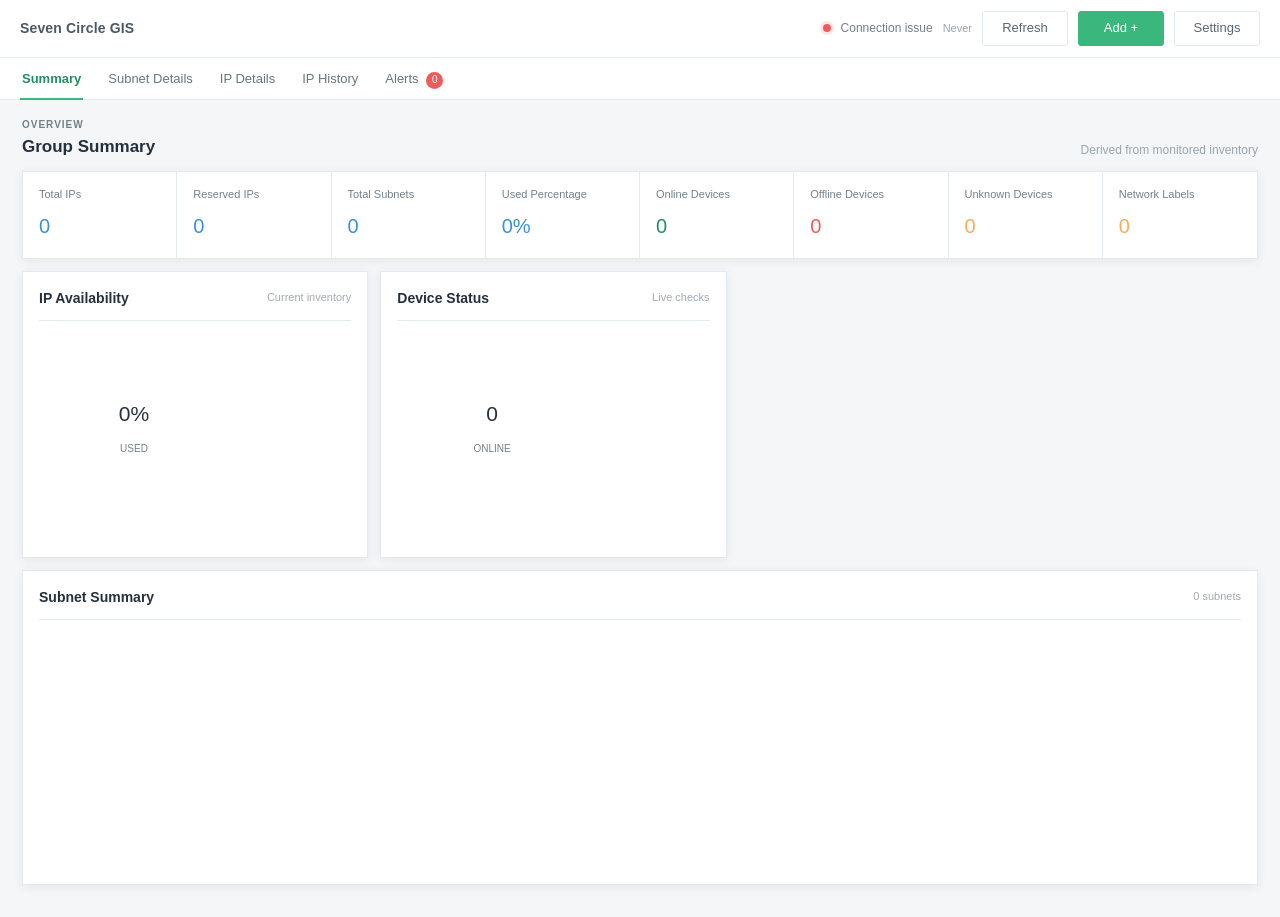
<file: frontend/index.html>
<!DOCTYPE html>
<html lang="en">

<head>
  <meta charset="UTF-8" />
  <meta name="viewport" content="width=device-width, initial-scale=1.0" />
  <title>Seven Circle IPAM</title>
  <link rel="stylesheet" href="css/style.css" />
</head>

<body>
  <div class="app-shell">
    <header class="topbar">
      <div class="brand-block">
        <h1>Seven Circle GIS</h1>
      </div>
      <div class="topbar-actions">
        <div class="live-status"><span id="auto-refresh-indicator" class="live-dot"></span><span
            id="connection-label">Live monitoring</span></div><span id="last-updated"
          class="last-updated">Never</span><button id="refresh-btn" class="top-button"
          type="button">Refresh</button><button id="add-device-btn" class="top-button top-button-primary"
          type="button">Add <span aria-hidden="true">+</span></button><button id="settings-btn" class="top-button"
          type="button">Settings</button>
      </div>
    </header>
    <nav class="tabs" aria-label="IPAM sections"><button class="tab active" type="button"
        data-tab="summary">Summary</button><button class="tab" type="button" data-tab="subnets">Subnet
        Details</button><button class="tab" type="button" data-tab="ips">IP Details</button><button class="tab"
        type="button" data-tab="history">IP History</button><button class="tab" type="button" data-tab="alerts">Alerts
        <span id="alert-count" class="tab-count">0</span></button></nav>
    <main>
      <section id="summary-view" class="view active-view">
        <div class="section-heading">
          <div>
            <p class="eyebrow">Overview</p>
            <h2>Group Summary</h2>
          </div><span class="section-note">Derived from monitored inventory</span>
        </div>
        <div class="metric-grid">
          <article class="metric-card"><span>Total IPs</span><strong id="summary-total">0</strong></article>
          <article class="metric-card"><span>Reserved IPs</span><strong id="summary-reserved">0</strong></article>
          <article class="metric-card"><span>Total Subnets</span><strong id="summary-subnets">0</strong></article>
          <article class="metric-card"><span>Used Percentage</span><strong id="summary-used">0%</strong></article>
          <article class="metric-card"><span>Online Devices</span><strong id="summary-online">0</strong></article>
          <article class="metric-card"><span>Offline Devices</span><strong id="summary-offline">0</strong></article>
          <article class="metric-card"><span>Unknown Devices</span><strong id="summary-unknown">0</strong></article>
          <article class="metric-card"><span>Network Labels</span><strong id="summary-labels">0</strong></article>
        </div>
        <div class="analytics-grid">
          <article class="panel chart-panel">
            <div class="panel-title">
              <h3>IP Availability</h3><span>Current inventory</span>
            </div>
            <div class="donut-wrap">
              <div id="availability-chart" class="donut">
                <div class="donut-hole"><strong id="availability-used">0%</strong><span>used</span></div>
              </div>
              <div id="availability-legend" class="legend"></div>
            </div>
          </article>
          <article class="panel chart-panel">
            <div class="panel-title">
              <h3>Device Status</h3><span>Live checks</span>
            </div>
            <div class="donut-wrap">
              <div id="status-chart" class="donut">
                <div class="donut-hole"><strong id="status-online">0</strong><span>online</span></div>
              </div>
              <div id="status-legend" class="legend"></div>
            </div>
          </article>
          <article class="panel chart-panel chart-wide">
            <div class="panel-title">
              <h3>Subnet Summary</h3><span id="subnet-count-label">0 subnets</span>
            </div>
            <div id="subnet-chart" class="bar-chart"></div>
          </article>
        </div>
      </section>
      <section id="subnets-view" class="view">
        <div class="section-heading">
          <div>
            <p class="eyebrow">Address space</p>
            <h2>Subnet Details</h2>
          </div><button class="small-button" type="button" data-tab="ips">View IP details</button>
        </div>
        <div id="subnet-table" class="panel table-panel"></div>
      </section>
      <section id="ips-view" class="view">
        <div class="section-heading">
          <div>
            <p class="eyebrow">Inventory</p>
            <h2>IP Details</h2>
          </div>
          <div class="view-controls"><input id="ip-search" class="compact-input" type="search"
              placeholder="Search IP, user, location" /><select id="ip-status-filter" class="compact-input">
              <option value="all">All statuses</option>
              <option value="online">Online</option>
              <option value="offline">Offline</option>
              <option value="unknown">Unknown</option>
            </select></div>
        </div>
        <div id="ip-table" class="panel table-panel"></div>
      </section>
      <section id="history-view" class="view">
        <div class="section-heading">
          <div>
            <p class="eyebrow">Activity</p>
            <h2>IP History</h2>
          </div><span class="section-note">Status changes captured in this session</span>
        </div>
        <div id="history-table" class="panel table-panel"></div>
      </section>
      <section id="alerts-view" class="view">
        <div class="section-heading">
          <div>
            <p class="eyebrow">Attention required</p>
            <h2>Alerts</h2>
          </div><span id="alert-summary" class="section-note">No active alerts</span>
        </div>
        <div id="alerts-table" class="panel table-panel"></div>
      </section>
    </main>
  </div>
  <div id="device-modal" class="modal-backdrop" aria-hidden="true">
    <div class="modal" role="dialog" aria-modal="true" aria-labelledby="device-modal-title">
      <div class="modal-header">
        <h3 id="device-modal-title">Add Device</h3><button type="button" class="icon-button" data-close="device-modal"
          aria-label="Close modal">x</button>
      </div>
      <form id="device-form">
        <div class="modal-body">
          <div class="form-grid">
            <div class="form-field"><label for="device-name">Device name</label><input id="device-name" type="text"
                required /></div>
            <div class="form-field"><label for="user-name">User name</label><input id="user-name" type="text"
                required /></div>
            <div class="form-field"><label for="ip-address">IP address or label</label><input id="ip-address"
                type="text" required /></div>
            <div class="form-field"><label for="location">Location / Point</label><input id="location" type="text"
                required /></div>
            <div class="form-field full"><label for="notes">Notes</label><textarea id="notes"></textarea></div>
            <div class="form-field full"><label class="checkbox-row"><input id="is-active" type="checkbox"
                  checked /><span>Enable monitoring for this device</span></label></div>
          </div>
          <p id="form-status" class="form-status" aria-live="polite"></p>
        </div>
        <div class="modal-footer"><button id="cancel-device" type="button" class="ghost-button">Cancel</button><button
            type="submit" class="button">Save Device</button></div>
      </form>
    </div>
  </div>
  <div id="delete-confirm-modal" class="modal-backdrop" aria-hidden="true">
    <div class="modal" role="dialog" aria-modal="true">
      <div class="modal-header">
        <h3>Delete Device</h3><button type="button" class="icon-button" data-close="delete-confirm-modal"
          aria-label="Close modal">x</button>
      </div>
      <div class="modal-body">
        <p>Remove <strong id="delete-device-name"></strong> from inventory?</p><input id="delete-device-id"
          type="hidden" />
      </div>
      <div class="modal-footer"><button id="cancel-delete" type="button" class="ghost-button">Cancel</button><button
          id="confirm-delete" type="button" class="button">Delete</button></div>
    </div>
  </div>
  <script src="js/app.js"></script>
</body>

</html>
</file>
<file: frontend/css/style.css>
:root {
    --ink: #24313d;
    --muted: #73808b;
    --line: #e5eaee;
    --surface: #fff;
    --canvas: #f4f6f7;
    --green: #39b77d;
    --green-dark: #248d60;
    --red: #ef5b5b;
    --amber: #f4ae58;
    --blue: #3b91d4;
    --shadow: 0 2px 10px rgba(35, 49, 61, .07);
}

* {
    box-sizing: border-box;
}

html {
    background: var(--canvas);
}

body {
    margin: 0;
    color: var(--ink);
    background: var(--canvas);
    font: 13px/1.45 "Segoe UI", Tahoma, sans-serif;
}

button,
input,
select,
textarea {
    font: inherit;
}

button {
    cursor: pointer;
}

.app-shell {
    min-height: 100vh;
}

.topbar {
    height: 58px;
    padding: 0 20px;
    display: flex;
    align-items: center;
    justify-content: space-between;
    background: #fff;
    border-bottom: 1px solid var(--line);
    box-shadow: 0 1px 8px rgba(30, 48, 60, .08);
}

.brand-block h1 {
    margin: 0;
    color: #4c5963;
    font-size: 14px;
    font-weight: 600;
    letter-spacing: .01em;
}

.eyebrow {
    margin: 0 0 2px;
    color: var(--muted);
    font-size: 10px;
    font-weight: 700;
    letter-spacing: .1em;
    text-transform: uppercase;
}

.topbar .eyebrow {
    display: none;
}

.topbar-actions,
.live-status,
.view-controls,
.row-actions {
    display: flex;
    align-items: center;
    gap: 10px;
}

.live-status {
    color: var(--muted);
    font-size: 12px;
}

.live-dot {
    width: 8px;
    height: 8px;
    border-radius: 50%;
    background: var(--green);
    box-shadow: 0 0 0 3px rgba(57, 183, 125, .15);
}

.live-dot.offline {
    background: var(--red);
    box-shadow: 0 0 0 3px rgba(239, 91, 91, .15);
}

.last-updated {
    color: #9aa5ad;
    font-size: 11px;
}

.top-button {
    min-width: 86px;
    padding: 7px 14px;
    border: 1px solid var(--line);
    border-radius: 3px;
    color: #596771;
    background: #fff;
}

.top-button:hover,
.small-button:hover,
.text-button:hover {
    border-color: var(--green);
    color: var(--green-dark);
}

.top-button-primary {
    color: #fff;
    border-color: var(--green);
    background: var(--green);
}

.top-button-primary:hover {
    color: #fff;
    background: var(--green-dark);
}

.tabs {
    display: flex;
    min-height: 42px;
    padding: 0 20px;
    gap: 23px;
    background: #fff;
    border-bottom: 1px solid var(--line);
}

.tab {
    position: relative;
    padding: 12px 2px 10px;
    border: 0;
    color: #687680;
    background: transparent;
}

.tab.active {
    color: var(--green-dark);
    font-weight: 600;
}

.tab.active::after {
    position: absolute;
    right: 0;
    bottom: -1px;
    left: 0;
    height: 2px;
    background: var(--green);
    content: "";
}

.tab-count {
    display: inline-grid;
    place-items: center;
    min-width: 17px;
    height: 17px;
    margin-left: 4px;
    padding: 0 4px;
    border-radius: 9px;
    color: #fff;
    background: var(--red);
    font-size: 10px;
}

main {
    padding: 18px 22px 32px;
}

.view {
    display: none;
    max-width: 1500px;
    margin: 0 auto;
}

.active-view {
    display: block;
    animation: reveal .2s ease-out;
}

@keyframes reveal {
    from {
        opacity: .4;
        transform: translateY(3px);
    }

    to {
        opacity: 1;
        transform: none;
    }
}

.section-heading {
    display: flex;
    align-items: end;
    justify-content: space-between;
    gap: 14px;
    margin: 0 0 12px;
}

.section-heading h2 {
    margin: 0;
    font-size: 17px;
    font-weight: 600;
}

.section-note {
    color: #9aa5ad;
    font-size: 12px;
}

.metric-grid {
    display: grid;
    grid-template-columns: repeat(8, minmax(100px, 1fr));
    border: 1px solid var(--line);
    background: var(--surface);
    box-shadow: var(--shadow);
}

.metric-card {
    min-height: 86px;
    padding: 15px 16px;
    border-right: 1px solid var(--line);
}

.metric-card:last-child {
    border-right: 0;
}

.metric-card span {
    display: block;
    margin-bottom: 9px;
    color: var(--muted);
    font-size: 11px;
}

.metric-card strong {
    color: var(--blue);
    font-size: 20px;
    font-weight: 500;
}

.metric-card:nth-child(5) strong {
    color: var(--green-dark);
}

.metric-card:nth-child(6) strong {
    color: var(--red);
}

.metric-card:nth-child(7) strong,
.metric-card:nth-child(8) strong {
    color: var(--amber);
}

.analytics-grid {
    display: grid;
    grid-template-columns: 1fr 1fr 1.5fr;
    gap: 12px;
    margin-top: 12px;
}

.panel {
    border: 1px solid var(--line);
    background: var(--surface);
    box-shadow: var(--shadow);
}

.chart-panel {
    min-height: 287px;
    padding: 16px;
}

.panel-title {
    display: flex;
    align-items: center;
    justify-content: space-between;
    padding-bottom: 12px;
    border-bottom: 1px solid var(--line);
}

.panel-title h3 {
    margin: 0;
    font-size: 14px;
    font-weight: 600;
}

.panel-title span {
    color: #a0aab1;
    font-size: 11px;
}

.donut-wrap {
    display: flex;
    align-items: center;
    justify-content: center;
    gap: 24px;
    min-height: 218px;
}

.donut {
    display: grid;
    place-items: center;
    width: 155px;
    height: 155px;
    border-radius: 50%;
    transform: rotate(-90deg);
}

.donut-hole {
    display: grid;
    place-items: center;
    width: 92px;
    height: 92px;
    border-radius: 50%;
    background: #fff;
    transform: rotate(90deg);
}

.donut-hole strong {
    color: var(--ink);
    font-size: 21px;
    font-weight: 500;
}

.donut-hole span {
    margin-top: -22px;
    color: var(--muted);
    font-size: 10px;
    text-transform: uppercase;
}

.legend {
    display: grid;
    gap: 9px;
    min-width: 100px;
    color: var(--muted);
    font-size: 11px;
}

.legend span {
    display: grid;
    grid-template-columns: 10px 1fr auto;
    align-items: center;
    gap: 6px;
}

.legend i {
    width: 8px;
    height: 8px;
    border-radius: 50%;
}

.legend b {
    color: var(--ink);
    font-weight: 600;
}

.chart-wide {
    grid-column: 1 / -1;
    min-height: 315px;
}

.bar-chart {
    display: grid;
    gap: 8px;
    padding: 16px 5px;
}

.bar-row {
    display: grid;
    grid-template-columns: 125px 1fr 68px;
    align-items: center;
    gap: 10px;
    color: var(--muted);
    font-size: 11px;
}

.bar-track {
    height: 16px;
    overflow: hidden;
    background: #f1f3f4;
}

.bar-track i {
    display: flex;
    align-items: center;
    justify-content: flex-end;
    min-width: 4px;
    height: 100%;
    padding-right: 5px;
    background: var(--amber);
    color: #7a4e1f;
    font-style: normal;
}

.bar-track b {
    font-size: 10px;
    font-weight: 600;
}

.bar-row small {
    color: var(--green-dark);
}

.small-button,
.ghost-button {
    padding: 7px 12px;
    border: 1px solid var(--line);
    border-radius: 3px;
    color: #687680;
    background: #fff;
}

.compact-input {
    min-width: 155px;
    padding: 8px 10px;
    border: 1px solid var(--line);
    border-radius: 3px;
    color: var(--ink);
    background: #fff;
    outline: none;
}

.compact-input:focus,
input:focus,
textarea:focus {
    border-color: var(--green);
    box-shadow: 0 0 0 2px rgba(57, 183, 125, .12);
    outline: none;
}

.table-panel {
    overflow: hidden;
}

.table-scroll {
    overflow-x: auto;
}

table {
    width: 100%;
    min-width: 760px;
    border-collapse: collapse;
}

th,
td {
    padding: 12px 14px;
    border-bottom: 1px solid var(--line);
    text-align: left;
    white-space: nowrap;
}

th {
    color: #7f8a92;
    background: #fafbfb;
    font-size: 10px;
    font-weight: 700;
    letter-spacing: .06em;
    text-transform: uppercase;
}

td {
    color: #53616c;
    font-size: 12px;
}

tbody tr:hover {
    background: #fbfdfc;
}

.status-pill {
    display: inline-flex;
    align-items: center;
    gap: 5px;
    padding: 4px 7px;
    border-radius: 3px;
    font-size: 10px;
    font-weight: 600;
    text-transform: uppercase;
}

.status-pill.online {
    color: #14754d;
    background: #e9f8f0;
}

.status-pill.offline {
    color: #a83d3d;
    background: #fdecec;
}

.status-pill.unknown {
    color: #95611e;
    background: #fff4e3;
}

.status-dot {
    width: 6px;
    height: 6px;
    border-radius: 50%;
}

.status-dot.online {
    background: var(--green);
}

.status-dot.offline {
    background: var(--red);
}

.status-dot.unknown {
    background: var(--amber);
}

.text-online {
    color: var(--green-dark);
}

.text-offline {
    color: var(--red);
}

.mono {
    color: #3d718f;
    font-family: Consolas, monospace;
}

.mini-progress {
    display: inline-block;
    width: 74px;
    height: 6px;
    margin-right: 7px;
    overflow: hidden;
    vertical-align: middle;
    background: #edf0f1;
}

.mini-progress i {
    display: block;
    height: 100%;
    background: var(--amber);
}

.text-button {
    padding: 3px 5px;
    border: 0;
    color: var(--green-dark);
    background: transparent;
    font-size: 11px;
}

.text-button.danger {
    color: var(--red);
}

.alert-severity {
    padding: 4px 7px;
    border-radius: 3px;
    color: #a83d3d;
    background: #fdecec;
    font-size: 10px;
    font-weight: 600;
    text-transform: uppercase;
}

.empty-state,
.loading-state {
    padding: 34px;
    color: var(--muted);
    text-align: center;
}

.modal-backdrop {
    display: none;
    position: fixed;
    inset: 0;
    z-index: 30;
    align-items: center;
    justify-content: center;
    padding: 20px;
    background: rgba(36, 49, 61, .45);
}

.modal-backdrop.open {
    display: flex;
}

.modal {
    width: min(560px, 100%);
    overflow: hidden;
    border: 1px solid var(--line);
    border-radius: 4px;
    background: #fff;
    box-shadow: 0 18px 60px rgba(0, 0, 0, .2);
}

.modal-header,
.modal-footer {
    display: flex;
    align-items: center;
    justify-content: space-between;
    padding: 15px 18px;
    border-bottom: 1px solid var(--line);
}

.modal-footer {
    justify-content: flex-end;
    gap: 8px;
    border-top: 1px solid var(--line);
    border-bottom: 0;
}

.modal-header h3 {
    margin: 0;
    font-size: 15px;
}

.modal-body {
    padding: 18px;
}

.form-grid {
    display: grid;
    grid-template-columns: 1fr 1fr;
    gap: 14px;
}

.form-field {
    display: flex;
    flex-direction: column;
    gap: 6px;
}

.form-field.full {
    grid-column: 1 / -1;
}

label {
    color: var(--muted);
    font-size: 11px;
    font-weight: 600;
}

input,
textarea {
    width: 100%;
    padding: 9px 10px;
    border: 1px solid var(--line);
    border-radius: 3px;
    background: #fff;
    color: var(--ink);
}

textarea {
    min-height: 78px;
    resize: vertical;
}

.checkbox-row {
    display: flex;
    align-items: center;
    gap: 8px;
}

.checkbox-row input {
    width: auto;
}

.form-status {
    color: var(--red);
}

.icon-button {
    border: 0;
    color: var(--muted);
    background: transparent;
    font-size: 16px;
}

.button {
    padding: 8px 14px;
    border: 1px solid var(--green);
    border-radius: 3px;
    color: #fff;
    background: var(--green);
}

.button:disabled,
.top-button:disabled {
    cursor: wait;
    opacity: .6;
}

@media (max-width: 1050px) {
    .metric-grid {
        grid-template-columns: repeat(4, 1fr);
    }

    .metric-card:nth-child(4) {
        border-right: 0;
    }

    .analytics-grid {
        grid-template-columns: 1fr 1fr;
    }

    .chart-wide {
        grid-column: 1 / -1;
    }
}

@media (max-width: 700px) {
    .topbar {
        height: auto;
        align-items: flex-start;
        flex-direction: column;
        padding: 14px;
    }

    .topbar-actions {
        width: 100%;
        flex-wrap: wrap;
    }

    .tabs {
        overflow-x: auto;
        padding: 0 14px;
        gap: 18px;
    }

    .tab {
        flex: 0 0 auto;
    }

    main {
        padding: 14px;
    }

    .section-heading {
        align-items: flex-start;
        flex-direction: column;
    }

    .metric-grid {
        grid-template-columns: repeat(2, 1fr);
    }

    .metric-card:nth-child(2n) {
        border-right: 0;
    }

    .analytics-grid {
        grid-template-columns: 1fr;
    }

    .chart-wide {
        grid-column: auto;
    }

    .donut-wrap {
        gap: 12px;
    }

    .bar-row {
        grid-template-columns: 92px 1fr 50px;
    }

    .view-controls {
        width: 100%;
    }

    .compact-input {
        min-width: 0;
        flex: 1;
    }

    .form-grid {
        grid-template-columns: 1fr;
    }

    .form-field.full {
        grid-column: auto;
    }
}
</file>
